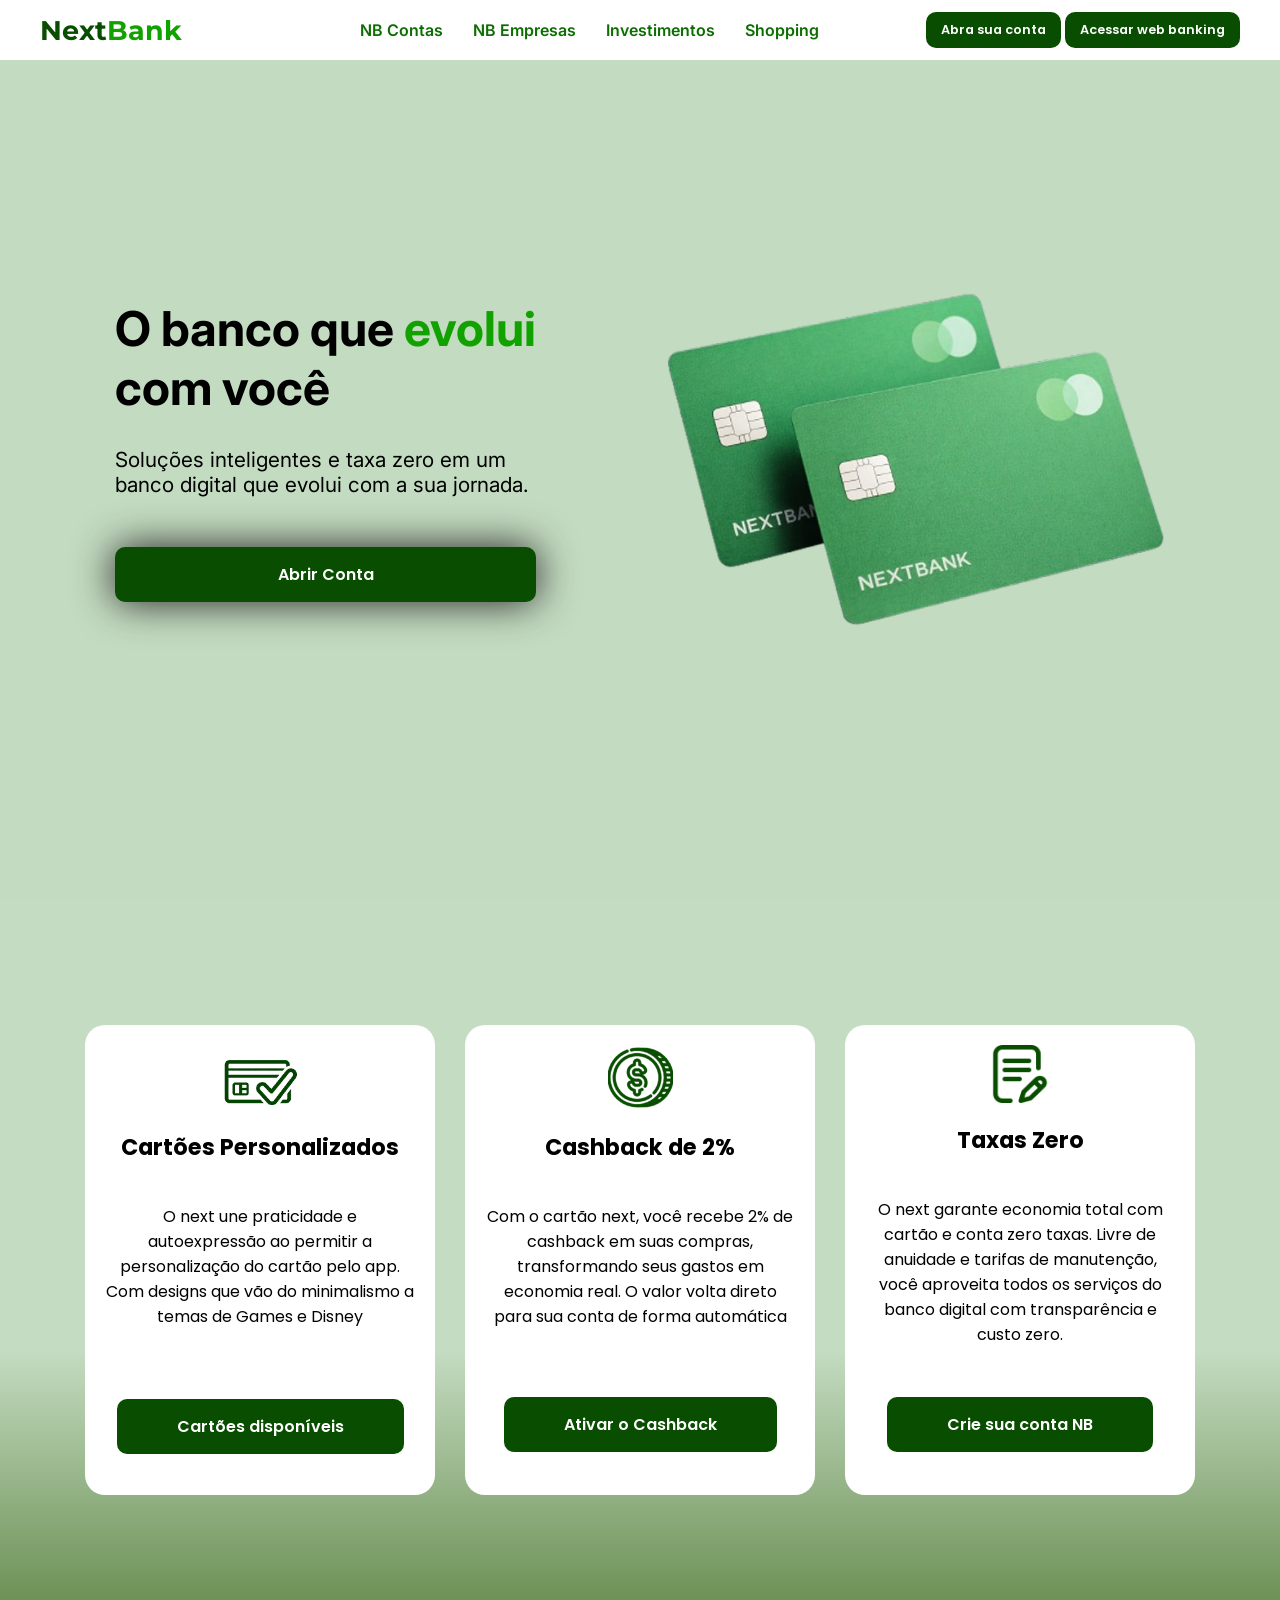
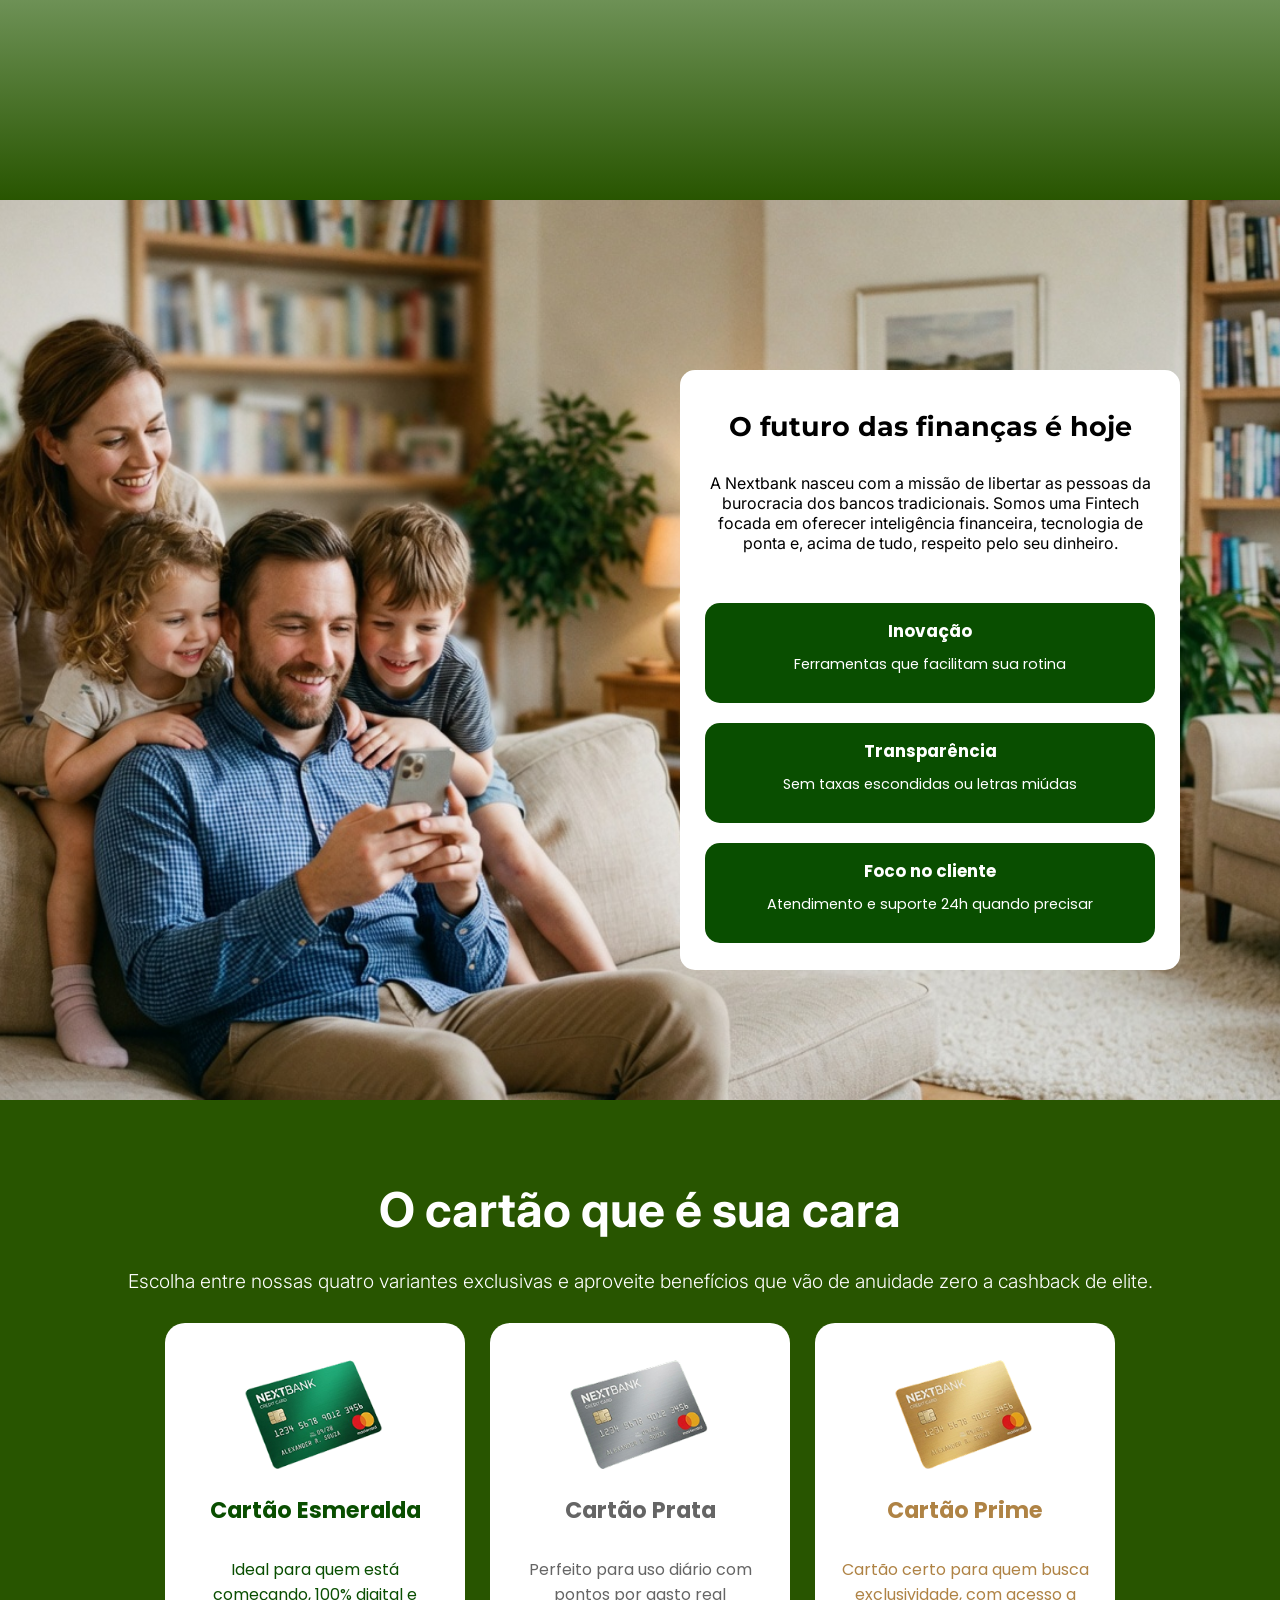
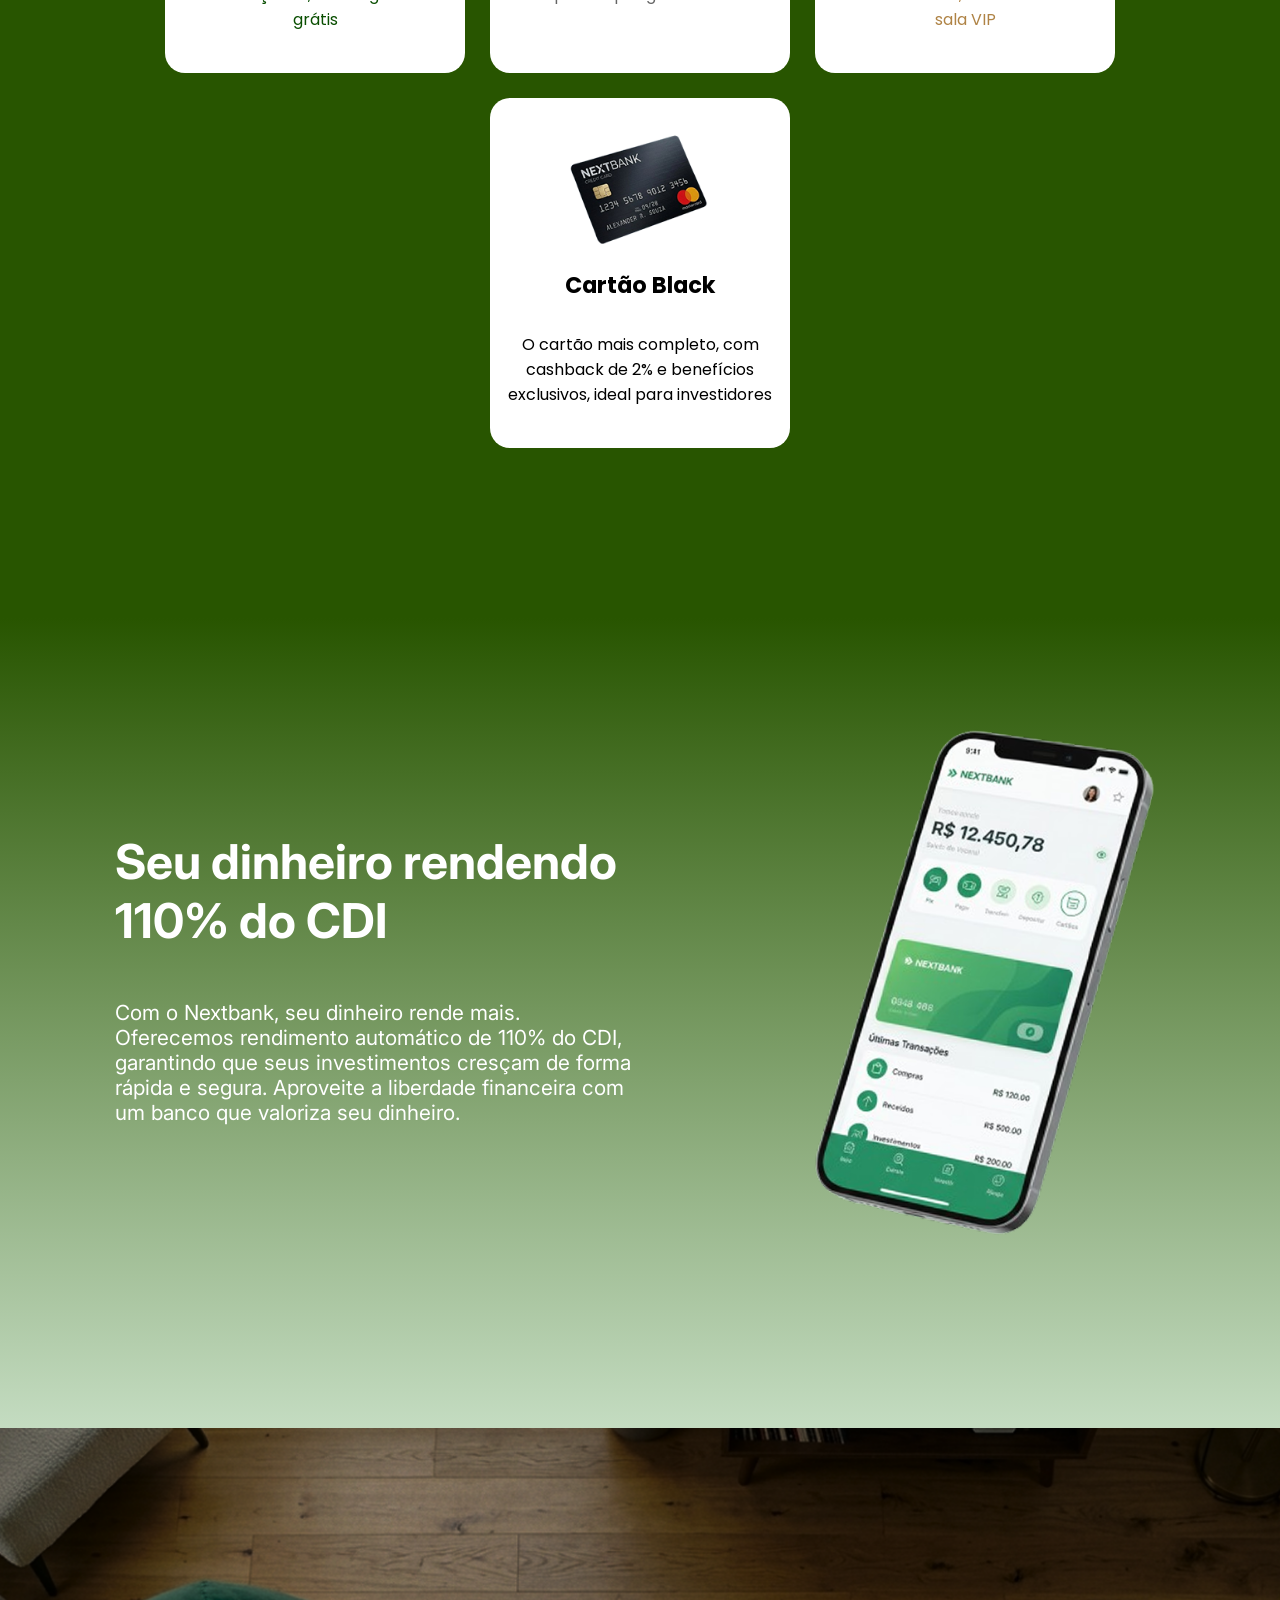
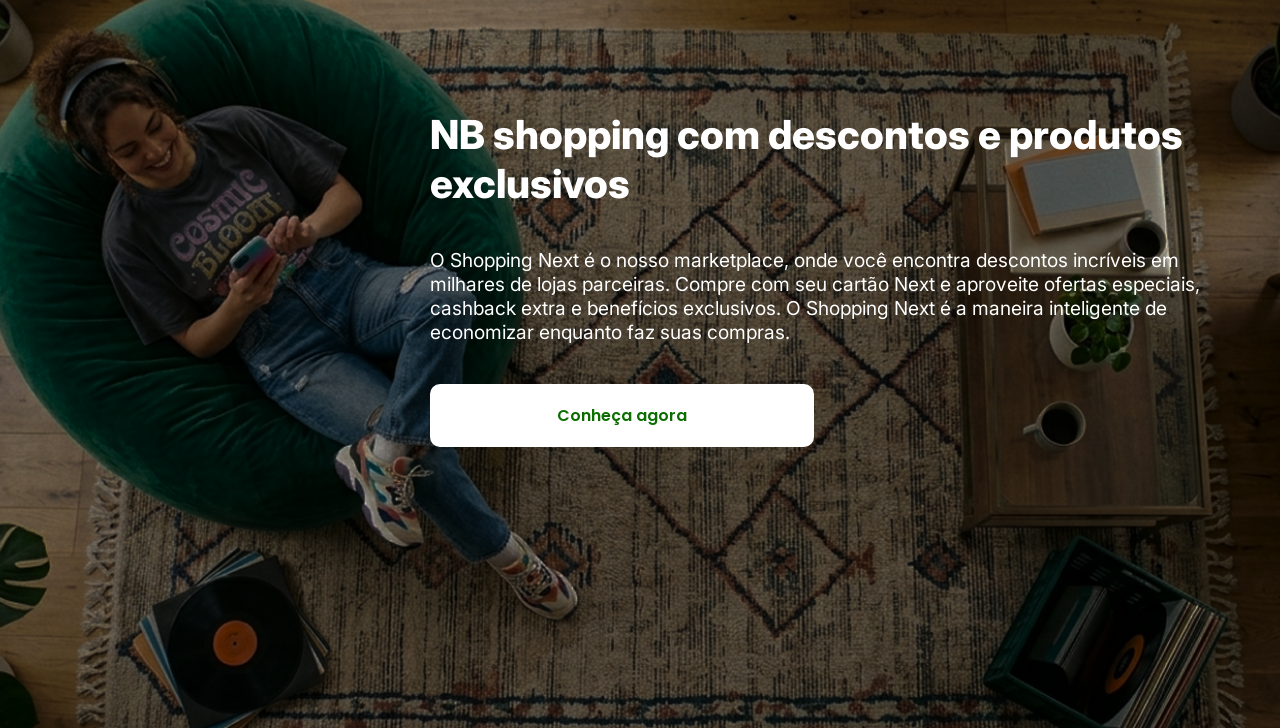
<file: index.html>
<!doctype html>
<html lang="en">
  <head>
    <meta charset="UTF-8" />
    <meta name="viewport" content="width=device-width, initial-scale=1.0" />
    <title>NextBank</title>
    <link rel="stylesheet" href="assets/styles/landingpage.css">
    <link rel="stylesheet" href="assets/styles/global.css">
    <script defer src="assets/js/landingpage.js"></script>
  </head>
  <body>
    <header id="menu">
      <div class="logo_banco">
        <h1 class="logo-header">Next<span class="color">Bank</span></h1>
      </div>

      <nav id="nav_links">
        <ul class="list_links">
          <li class="links_dersktop"><a href="#">NB Contas</a></li>
          <li class="links_dersktop"><a href="#">NB Empresas</a></li>
          <li class="links_dersktop"><a href="#">Investimentos</a></li>
          <li class="links_dersktop"><a href="#">Shopping</a></li>
        </ul>

        <div class="btn_menu_mobile">
          <img
            src="assets/img/menu-mobile(hamburguer).png"
            alt="imagem do menu mobile"
          />
        </div>
      </nav>

      <div class="btn_header">
        <button>Abra sua conta</button>
        <button>Acessar web banking</button>
      </div>

      <div class="mobile_menu">
        <ul id="mobile_list_links">
          <img class="close-menu" src="assets/img/fechar-menu-img.png" alt="fechar menu mobile">
          <li class="links_mobile"><a href="#">NB Contas</a></li>
          <li class="links_mobile"><a href="#">NB Empresas</a></li>
          <li class="links_mobile"><a href="#">Investimentos</a></li>
          <li class="links_mobile"><a href="#">Shopping</a></li>
          <li class="links_mobile"><a href="#">Abrir conta</a></li>
          <li class="links_mobile"><a href="#">Web banking</a></li>
        </ul>
      </div>
    </header>

    <main id="main-next">
      <div class="content-main">
        <h1 class="tittle-main">
          O banco que <span class="color">evolui</span> com você
        </h1>

        <p class="paragraph-main">
          Soluções inteligentes e taxa zero em um banco digital
          que evolui com a sua jornada.
        </p>

        <button class="button-main">
          Abrir Conta
        </button>
      </div>

      <div class="img-main">
        <img class="img-cartao" src="assets/img/img-cartao.png" alt="imagem do cartão nextbank">
      </div>
    </main>

    <section id="vantagens-cards">

      <div class="cards-vantagens">
        <div class="card">
          <img class="img-icon-cartao" src="assets/img/icon-cartao.png" alt="ícone do cartão">
          <h2 class="tittle-card">
            Cartões Personalizados
          </h2>
          <p class="paragraph-card">
            O next une praticidade e autoexpressão ao permitir a personalização do cartão pelo app. Com designs
            que vão do minimalismo a temas de Games e Disney
          </p>
          <button class="btn-card1">
            Cartões disponíveis
          </button>
        </div>
        <div class="card">
          <img class="img-icon-cash" src="assets/img/icon-cash.png" alt="ícone de investimentos">
          <h2 class="tittle-card">
            Cashback de 2%
          </h2>
          <p class="paragraph-card">
            Com o cartão next, você recebe 2% de cashback em suas compras, transformando seus gastos em economia real.
            O valor volta direto para sua conta de forma automática
          </p>
          <button class="btn-card2">
            Ativar o Cashback
          </button>
        </div>
        <div class="card">
          <img class="img-icon-taxa" src="assets/img/icon-taxa.png" alt="ícone de taxas">
          <h2 class="tittle-card">
            Taxas Zero
          </h2>
          <p class="paragraph-card">
            O next garante economia total com cartão e conta zero taxas. Livre de anuidade e tarifas de manutenção,
            você aproveita todos os serviços do banco digital com transparência e custo zero.
          </p>
          <button class="btn-card3">
            Crie sua conta NB
          </button>
        </div>
      </div>

    </section>

    <section id="about-next">

      <div class="content-next">
        <h2 class="tittle-about-next">
          O futuro das finanças é hoje
        </h1>

        <p class="paragraph-about-next">
          A Nextbank nasceu com a missão de libertar as pessoas da burocracia dos bancos tradicionais. Somos uma Fintech
          focada em oferecer inteligência financeira, tecnologia de ponta e, acima de tudo, respeito pelo seu dinheiro.
        </p>

        <div class="cards-about-next">
          <div class="card-about">
            <h3>Inovação</h3>
            <p>Ferramentas que facilitam sua rotina</p>
          </div>
          <div class="card-about">
            <h3>Transparência</h3>
            <p>Sem taxas escondidas ou letras miúdas</p>
        </div>
          <div class="card-about">
            <h3>Foco no cliente</h3>
            <p>Atendimento e suporte 24h quando precisar</p>
          </div>
      </div>

    </section>

    <section id="cards-next">

        <div class="content-cards-next">
          <h2 class="tittle-cards-next">
            O cartão que é sua cara
          </h2>
  
          <p class="paragraph-cards-next">
            Escolha entre nossas quatro variantes exclusivas e
            aproveite benefícios que vão de anuidade zero a cashback de elite.
          </p>
        </div>

        <div class="cards-cartoes-next">
          <div class="cartao">
            <img class="img-cartao1" src="assets/img/cartão-esmeralda.png" alt="imagem do cartão next">
            <h3 class="tittle-cartao1">Cartão Esmeralda</h3>
            <p class="paragraph-cartao1">Ideal para quem está começando, 100% digital e grátis</p>
          </div>
          <div class="cartao">
            <img class="img-cartao2" src="assets/img/cartao-prata.png" alt="imagem do cartão next">
            <h3 class="tittle-cartao2">Cartão Prata</h3>
            <p class="paragraph-cartao2">Perfeito para uso diário com pontos por gasto real</p>
          </div>
          <div class="cartao">
            <img class="img-cartao3" src="assets/img/cartao-dourado.png" alt="imagem do cartão next">
            <h3 class="tittle-cartao3">Cartão Prime</h3>
            <p class="paragraph-cartao3">Cartão certo para quem busca exclusividade, com acesso a sala VIP</p>
          </div>
          <div class="cartao">
            <img class="img-cartao4" src="assets/img/cartao-black.png" alt="imagem do cartão next">
            <h3 class="tittle-cartao4">Cartão Black</h3>
            <p class="paragraph-cartao4">O cartão mais completo, com cashback de 2% e benefícios exclusivos, ideal para investidores</p>
          </div>
        </div>

    </section>

    <section id="rendimento">
      <div class="content-rendimento">
        <h2 class="tittle-rendimento">
          Seu dinheiro rendendo 110% do CDI
        </h2>
        <p class="paragraph-rendimento">
          Com o Nextbank, seu dinheiro rende mais. Oferecemos rendimento automático de 110% do CDI, garantindo que seus
          investimentos cresçam de forma rápida e segura. Aproveite a liberdade financeira com um banco que valoriza seu dinheiro.
        </p>
      </div>

      <div class="img-rendimento">
        <img class="img-telefone" src="assets/img/img-telefone.png" alt="imagem do telefone com o app do nextbank">
      </div>

    </section>

    <section id="shopping-next">
      <div class="content-shopping">
        <h2 class="tittle-shopping">
          NB shopping com descontos e produtos exclusivos
        </h2>
        <p class="paragraph-shopping">
          O Shopping Next é o nosso marketplace, onde você encontra descontos incríveis em milhares
          de lojas parceiras. Compre com seu cartão Next e aproveite ofertas especiais, cashback extra e benefícios exclusivos.
          O Shopping Next é a maneira inteligente de economizar enquanto faz suas compras.
        </p>
        <button class="btn-shopping-next">
          Conheça agora
        </button>
      </div>
    </section>



    </footer>
  </body>
</html>
</file>
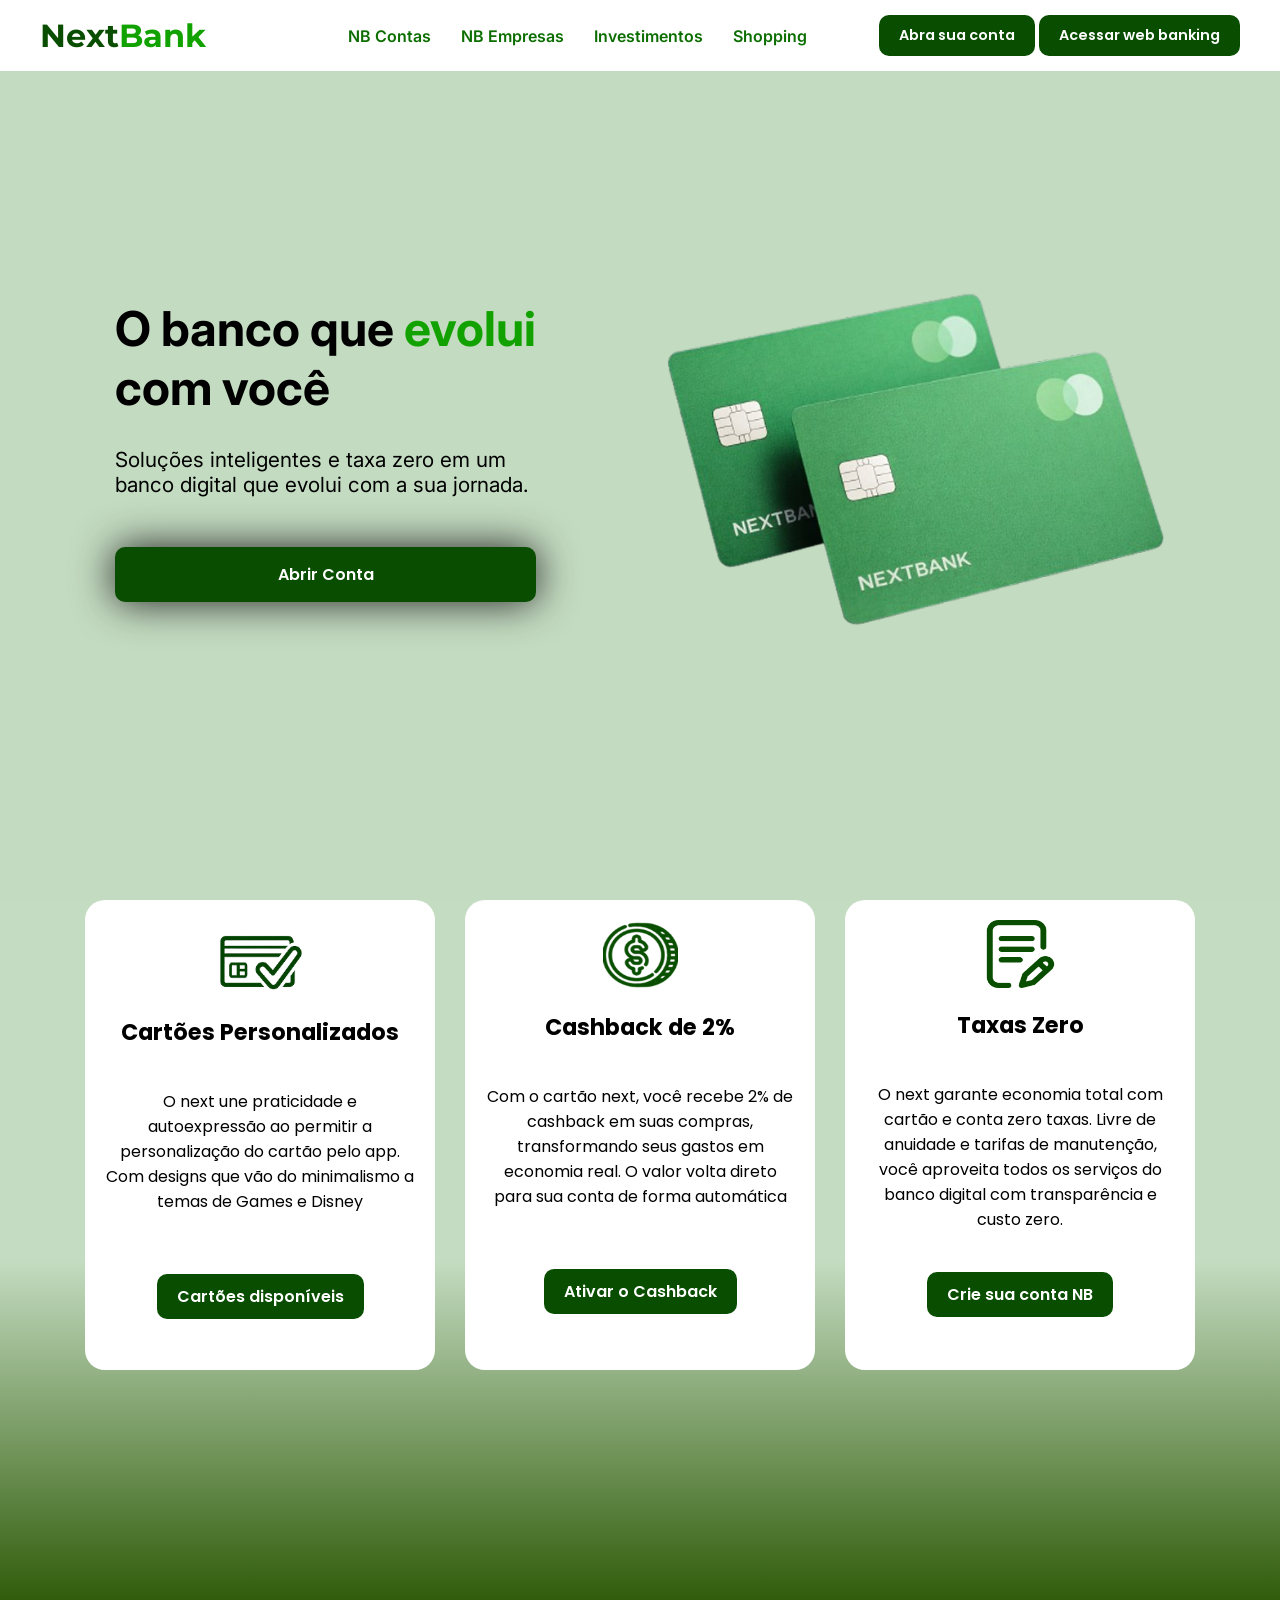
<file: tela-principal/index.html>
<!doctype html>
<html lang="en">
  <head>
    <meta charset="UTF-8" />
    <meta name="viewport" content="width=device-width, initial-scale=1.0" />
    <title>NextBank</title>
    <link rel="stylesheet" href="styles/style.css" />
    <script defer src="script.js"></script>
  </head>
  <body>
    <header id="menu">
      <div class="logo_banco">
        <h1 class="logo-header">Next<span class="color">Bank</span></h1>
      </div>

      <nav id="nav_links">
        <ul class="list_links">
          <li class="links_dersktop"><a href="#">NB Contas</a></li>
          <li class="links_dersktop"><a href="#">NB Empresas</a></li>
          <li class="links_dersktop"><a href="#">Investimentos</a></li>
          <li class="links_dersktop"><a href="#">Shopping</a></li>
        </ul>

        <div class="btn_menu_mobile">
          <img
            src="img/menu-mobile(hamburguer).png"
            alt="imagem do menu mobile"
          />
        </div>
      </nav>

      <div class="btn_header">
        <button>Abra sua conta</button>
        <button>Acessar web banking</button>
      </div>

      <div class="mobile_menu">
        <ul id="mobile_list_links">
          <img class="close-menu" src="img/fechar-menu-img.png" alt="fechar menu mobile">
          <li class="links_mobile"><a href="#">NB Contas</a></li>
          <li class="links_mobile"><a href="#">NB Empresas</a></li>
          <li class="links_mobile"><a href="#">Investimentos</a></li>
          <li class="links_mobile"><a href="#">Shopping</a></li>
          <li class="links_mobile"><a href="#">Abrir conta</a></li>
          <li class="links_mobile"><a href="#">Web banking</a></li>
        </ul>
      </div>
    </header>

    <main id="main-next">
      <div class="content-main">
        <h1 class="tittle-main">
          O banco que <span class="color">evolui</span> com você
        </h1>

        <p class="paragraph-main">
          Soluções inteligentes e taxa zero em um banco digital
          que evolui com a sua jornada.
        </p>

        <button class="button-main">
          Abrir Conta
        </button>
      </div>

      <div class="img-main">
        <img class="img-cartao" src="img/img-cartao.png" alt="imagem do cartão nextbank">
      </div>
    </main>

    <section id="vantagens-cards">

      <div class="cards-vantagens">
        <div class="card">
          <img class="img-icon-cartao" src="img/icon-cartao.png" alt="ícone do cartão">
          <h2 class="tittle-card">
            Cartões Personalizados
          </h2>
          <p class="paragraph-card">
            O next une praticidade e autoexpressão ao permitir a personalização do cartão pelo app. Com designs
            que vão do minimalismo a temas de Games e Disney
          </p>
          <button class="btn-card1">
            Cartões disponíveis
          </button>
        </div>
        <div class="card">
          <img class="img-icon-cash" src="img/icon-cash.png" alt="ícone de investimentos">
          <h2 class="tittle-card">
            Cashback de 2%
          </h2>
          <p class="paragraph-card">
            Com o cartão next, você recebe 2% de cashback em suas compras, transformando seus gastos em economia real.
            O valor volta direto para sua conta de forma automática
          </p>
          <button class="btn-card2">
            Ativar o Cashback
          </button>
        </div>
        <div class="card">
          <img class="img-icon-taxa" src="img/icon-taxa.png" alt="ícone de taxas">
          <h2 class="tittle-card">
            Taxas Zero
          </h2>
          <p class="paragraph-card">
            O next garante economia total com cartão e conta zero taxas. Livre de anuidade e tarifas de manutenção,
            você aproveita todos os serviços do banco digital com transparência e custo zero.
          </p>
          <button class="btn-card3">
            Crie sua conta NB
          </button>
        </div>
      </div>

    </section>
  </body>
</html>
</file>
<file: assets/styles/landingpage.css>
/* --------------estilização do menu---------------- */

#menu {
  width: 100vw;
  display: flex;
  align-items: center;
  justify-content: space-between;
  padding: 12px 40px;
  background-color: #fff;
  position: fixed;
  top: 0;
  z-index: 999;
}

.logo-header {
  font-family: "Montserrat", sans-serif;
  font-size: 1.7rem;
  font-weight: 700;
  color: #094e00;
}

.color {
  color: #12a200;
}

.list_links {
  display: flex;
  gap: 30px;
  margin-left: 70px;
}

.links_dersktop,
.links_mobile {
  list-style: none;
}

.list_links a {
  text-decoration: none;
  color: #0c6e00;
  font-family: "Inter", sans-serif;
  font-size: 1rem;
  font-weight: 600;
}

.btn_header button {
  padding: 9px 15px;
  border: none;
  border-radius: 10px;
  background-color: #094e00;
  color: #fff;
  font-family: "Poppins", sans-serif;
  font-size: 0.8rem;
  font-weight: 600;
  cursor: pointer;
}

.btn_menu_mobile,
.mobile_menu {
  display: none;
}

@media screen and (max-width: 1130px) {
  #menu {
    padding: 0;
    padding: 15px 25px;
  }

  .logo-header {
    font-size: 1.5rem;
  }

  .list_links {
    margin: 0;
    margin-left: 45px;
  }

  .list_links a {
    font-size: 0.9rem;
  }

  .btn_header button {
    padding: 8px 10px;
    font-size: 0.75rem;
  }
}

@media screen and (max-width: 920px) {
  .list_links {
    display: none;
  }

  .btn_header {
    display: none;
  }

  .btn_menu_mobile {
    display: block;
    background-color: transparent;
    border: none;
    cursor: pointer;
  }

  .mobile_menu {
    display: flex;
    flex-direction: column;
    align-items: center;
    position: absolute;
    width: 30vw;
    height: 100vh;
    top: 0px;
    right: -100%;
    transition: 0.3s ease;
    background-color: #fff;
    justify-content: center;
  }

  .mobile_menu.active {
    right: 0;
  }

  #mobile_list_links {
    display: flex;
    flex-direction: column;
    gap: 60px;
  }

  .links_mobile a {
    text-decoration: none;
    color: #0c6e00;
    font-family: "Inter", sans-serif;
    font-size: 1.2rem;
    font-weight: 600;
  }

  .close-menu {
    position: absolute;
    top: 20px;
    right: 20px;
    width: 25px;
    height: 25px;
    cursor: pointer;
  }
}

@media screen and (max-width: 500px) {

  #menu {
    padding: 0;
    padding: 0;
    padding: 5px 20px;
  }

  .logo-header {
    font-size: 1.2rem;
  }

  .mobile_menu {
    width: 100vw;
    justify-content: center;
  }

  .btn_menu_mobile img {
    width: 30px;
    height: 30px;
    margin-top: 4px;
  }
}

/* ------------estilização da main --------------*/

#main-next {
  width: 100vw;
  height: 100vh;
  display: flex;
  align-items: center;
  justify-content: space-between;
  padding: 0px 100px 0px 9vw;
  background-color: #C3DBC0;
  position: relative;
}

.content-main {
  display: flex;
  flex-direction: column;
  gap: 30px;
}

.tittle-main {
  width: 421px;
  font-family: "Inter", sans-serif;
  font-size: 3rem;
  font-weight: 700;
  color: #000;
}

.paragraph-main {
  width: 421px;
  font-family: "Inter", sans-serif;
  font-size: 1.3rem;
  font-weight: 400;
  color: #000;
}

.button-main {
  padding: 15px 30px;
  border: none;
  border-radius: 10px;
  box-shadow: 0px 0px 40px #202020;
  background-color: #094e00;
  color: #fff;
  font-family: "Poppins", sans-serif;
  font-size: 1rem;
  font-weight: 600;
  margin-top: 20px;
  cursor: pointer;
  transition: 0.3s;
}

.button-main:hover {
  transform: scale(1.1);
  background-color: #0c6e00;
}

.img-cartao {
  width: 530px;
  height: 380px;
  margin-top: 30px;
}

@media screen and (max-width: 1130px) {
  #main-next {
    flex-direction: column-reverse;
    padding: 0;
    padding: 0px 30px 100px 30px;
  }

  .content-main {
    gap: 30px;
    text-align: center;
  }

  .tittle-main {
    width: 100%;
    font-size: 2.5rem;
  }

  .paragraph-main {
    width: 100%;
    font-size: 1rem;
  }

  .img-main {
    margin-top: 300px;
  }

  .img-cartao {
    width: 350px;
    height: 240px;
  }
}

@media screen and (max-width: 500px) {

  #main-next {
    display: flex;
    gap: 30px;
    padding: 0;
    padding: 0px 30px 50px 30px;
    height: 90vh;
  }

  .content-main {
    gap: 30px;
    text-align: center;
    margin-top: 30px;
  }

  .tittle-main {
    width: 100%;
    font-size: 2rem;
  }

  .img-cartao {
    width: 250px;
    height: 150px;
  }

}

/* --------------estilização da seção vantagens---------------- */

#vantagens-cards {
  width: 100vw;
  height: 100vh;
  background: linear-gradient(to bottom, #C4DCC1 50%, #285500);
  padding-bottom: 20vh;
}

.cards-vantagens {
  display: flex;
  gap: 30px;
  width: 100%;
  height: 100%;
  justify-content: center;
  align-items: center;
}

.card {
  display: flex;
  flex-direction: column;
  align-items: center;
  width: 350px;
  height: 470px;
  background-color: #fff;
  border-radius: 20px;
  padding: 20px;
  text-align: center;
}

.img-icon-cartao {
  width: 80px;
  height: 55px;
  margin-top: 10px;
}

.img-icon-cash {
  width: 65px;
  height: 65px;
}

.img-icon-taxa {
  width: 60px;
  height: 58px;
}

.tittle-card {
  font-family: "Poppins", sans-serif;
  font-size: 1.4rem;
  font-weight: 700;
  margin-top: 20px;
}

.paragraph-card {
  font-family: "Poppins", sans-serif;
  font-size: 1rem;
  font-weight: 400;
  color: #000;
  margin-top: 40px;
}

.btn-card1,
.btn-card2,
.btn-card3 {
  padding: 15px 60px;
  border: none;
  border-radius: 10px;
  background-color: #094e00;
  color: #fff;
  font-family: "Poppins", sans-serif;
  font-size: 1rem;
  font-weight: 600;
  cursor: pointer;
  transition: 0.3s;
}

.btn-card1:hover,
.btn-card2:hover,
.btn-card3:hover {
  transform: scale(1.1);
  background-color: #0c6e00;
}

.btn-card1 {
  margin-top: 70px;
}

.btn-card2 {
  margin-top: 68px;
}

.btn-card3 {
  margin-top: 50px;
}

@media screen and (max-width: 1130px) {
  #vantagens-cards {
    height: auto;
    padding: 80px 30px;
  }

  .card {
    padding: 0;
    padding: 10px;
    width: 250px;
    height: 400px;
  }

  .img-icon-cartao {
    width: 70px;
    height: 50px;
    margin: 0;
    margin-top: 10px;
  }

  .img-icon-cash {
    width: 60px;
    height: 60px;
  }

  .img-icon-taxa {
    width: 60px;
    height: 60px;
  }

  .tittle-card {
    font-size: 1.1rem;
    margin-top: 10px;
  }

  .paragraph-card {
    font-size: 0.9rem;
    margin-top: 30px;
  }

  .btn-card1,
  .btn-card2,
  .btn-card3 {
    padding: 8px 16px;
    font-size: 0.9rem;
  }
}

@media screen and (max-width: 780px) {
  #vantagens-cards {
    height: auto;
    padding: 80px 30px;
  }

  .cards-vantagens {
    flex-direction: column;
    gap: 30px;
    align-items: center;
  }

  .card {
    padding: 0;
    padding: 10px;
    width: 300px;
    height: 400px;
  }

  .img-icon-cartao {
    width: 50px;
    height: 50px;
    margin-top: 10px;
  }

  .img-icon-cash {
    width: 50px;
    height: 50px;
    margin-top: 10px;
  }

  .img-icon-taxa {
    width: 50px;
    height: 50px;
    margin-top: 10px;
  }
}

@media screen and (max-width: 500px) {
  #vantagens-cards {
    height: auto;
    padding: 80px 30px;
  }

  .cards-vantagens {
    flex-direction: column;
    gap: 30px;
    align-items: center;
  }

  .card {
    padding: 0;
    padding: 10px;
    width: 280px;
    height: 400px;
  }

  .img-icon-cartao {
    width: 50px;
    height: 50px;
    margin-top: 10px;
  }

  .img-icon-cash {
    width: 50px;
    height: 50px;
    margin-top: 10px;
  }

  .img-icon-taxa {
    width: 50px;
    height: 50px;
    margin-top: 10px;
  }

  .paragraph-card {
    width: 200px;
    font-size: 0.8rem;
    margin-top: 30px;
  }
}

/* --------------estilização da seção sobre---------------- */

#about-next {
  width: 100vw;
  height: 100vh;
  background: url(../img/img-about.jpg);
  background-size: cover;
  background-position: center;
  display: flex;
  justify-content: end;
  align-items: center;
  padding: 40px 100px 0px 0px;
}

.content-next {
  width: 500px;
  height: 600px;
  background-color: #fff;
  padding: 10px;
  display: flex;
  flex-direction: column;
  align-items: center;
  gap: 30px;
  border-radius: 15px;
}

.tittle-about-next {
  font-family: "Montserrat", sans-serif;
  font-size: 1.7rem;
  font-weight: 700;
  color: #000;
  margin-top: 30px;
}

.paragraph-about-next {
  width: 450px;
  font-family: "Inter", sans-serif;
  font-size: 1rem;
  font-weight: 400;
  color: #000;
  text-align: center;
}

.cards-about-next {
  display: flex;
  flex-direction: column;
  align-items: center;
  justify-content: center;
  gap: 20px;
  margin-top: 20px;
}

.card-about {
  width: 450px;
  height: 100px;
  background-color: #094e00;
  border-radius: 15px;
  display: flex;
  flex-direction: column;
  align-items: center;
  gap: 10px;
  color: #fff;
  font-family: "Poppins", sans-serif;
  font-size: 0.9rem;
  text-align: center;
  padding: 15px;
  transition: 0.3s ease;
}

.card-about:hover {
  background-color: #0c6e00;
}

@media screen and (max-width: 920px) {
  #about-next {
    height: auto;
    padding: 180px 30px 100px 30px;
    justify-content: center;
  }

  .content-next {
    width: 100%;
    height: auto;
    padding: 30px;
    gap: 20px;
  }

  .tittle-about-next {
    font-size: 1.5rem;
    margin-top: 20px;
    text-align: center;
  }

  .paragraph-about-next {
    width: 100%;
    font-size: 0.9rem;
  }

  .card-about {
    width: 100%;
    height: auto;
    font-size: 0.8rem;
  }
}

/* --------------estilização da seção cartões---------------- */

#cards-next {
  width: 100vw;
  height: 100vh;
  background-color: #285500;
  display: flex;
  flex-direction: column;
  justify-content: center;
  gap: 30px;
}

.content-cards-next {
  display: flex;
  gap: 30px;
  flex-direction: column;
}

.tittle-cards-next {
  font-family: "Inter", sans-serif;
  font-size: 3rem;
  font-weight: 700;
  color: #fff;
  text-align: center;
}

.paragraph-cards-next {
  font-family: "Inter", sans-serif;
  font-size: 1.2rem;
  font-weight: 300;
  color: #fff;
  text-align: center;
}

.cards-cartoes-next {
  display: flex;
  justify-content: center;
  gap: 25px;
}

.cartao {
  width: 300px;
  height: 350px;
  background-color: #fff;
  border-radius: 20px;
  display: flex;
  flex-direction: column;
  align-items: center;
  padding: 10px;
  text-align: center;
  gap: 10px;
  transition: 0.3s ease;
  cursor: pointer;
}

.cartao:hover {
  transform: scale(1.1);
}

.img-cartao1,
.img-cartao2,
.img-cartao3,
.img-cartao4 {
  width: 150px;
  height: 120px;
  margin-top: 20px;
}

.tittle-cartao1,
.tittle-cartao2,
.tittle-cartao3,
.tittle-cartao4 {
  font-family: "Poppins", sans-serif;
  font-size: 1.4rem;
  font-weight: 700;
  margin-top: 10px;
}

.paragraph-cartao1,
.paragraph-cartao2,
.paragraph-cartao3,
.paragraph-cartao4 {
  font-family: "Poppins", sans-serif;
  font-size: 1rem;
  font-weight: 400;
  margin-top: 20px;
}

.tittle-cartao1 {
  color: #094E00;
}

.paragraph-cartao1 {
  width: 250px;
  color: #094E00;
}

.tittle-cartao2 {
  color: #656565;
}

.paragraph-cartao2 {
  color: #656565;
}

.tittle-cartao3 {
  color: #AF8345;
}

.paragraph-cartao3 {
  width: 250px;
  color: #AF8345;
}

@media screen and (max-width: 1350px) {
  #cards-next {
    height: auto;
    padding: 80px 30px;
  }

  .cards-cartoes-next {
    flex-wrap: wrap;
    justify-content: center;
  }
}

/* --------------estilização da seção rendimento---------------- */

#rendimento {
  width: 100vw;
  height: 100vh;
  background: linear-gradient(to bottom, #285500 10%, #C4DCC1);
  display: flex;
  align-items: center;
  justify-content: space-between;
  padding: 0px 100px 0px 9vw;
}

.content-rendimento {
  display: flex;
  flex-direction: column;
  gap: 50px;
}

.tittle-rendimento {
  width: 521px;
  font-family: "Inter", sans-serif;
  font-size: 3rem;
  font-weight: 700;
  color: #fff;
}

.paragraph-rendimento {
  width: 521px;
  font-family: "Inter", sans-serif;
  font-size: 1.3rem;
  font-weight: 400;
  color: #fff;
}

.img-telefone {
  width: 390px;
  height: 580px;
}

@media screen and (max-width: 1130px) {
  #rendimento {
    flex-direction: column-reverse;
    padding: 80px 30px;
    height: auto;
  }

  .content-rendimento {
    gap: 30px;
    text-align: center;
    align-items: center;
  }

  .tittle-rendimento {
    width: 100%;
    font-size: 2.5rem;
    color: #000;
  }

  .paragraph-rendimento {
    width: 100%;
    font-size: 1rem;
    color: #000;
  }

  .img-telefone {
    width: 300px;
    height: 450px;
    margin-bottom: 40px;
  }
}

@media screen and (max-width: 500px) {
  #rendimento {
    flex-direction: column-reverse;
    padding: 80px 30px;
    height: auto;
  }

  .content-rendimento {
    gap: 30px;
    text-align: center;
    align-items: center;
  }

  .tittle-rendimento {
    width: 100%;
    font-size: 2rem;
  }

  .img-telefone {
    width: 250px;
    height: 350px;
  }
}

/* --------------estilização da seção de shopping---------------- */

#shopping-next {
  display: flex;
  flex-direction: column;
  align-items: end;
  justify-content: center;
  width: 100vw;
  height: 100vh;
  background: url(../img/img-nbshopping.png);
  background-size: cover;
  background-position: center;
  padding: 0px 50px 0px 0px;
}

.content-shopping {
  width: 800px;
  height: 400px;
  display: flex;
  flex-direction: column;
  justify-content: center;
  gap: 40px;
}

.tittle-shopping {
  font-family: "Inter", sans-serif;
  font-size: 2.5rem;
  font-weight: 800;
  color: #fff;
}

.paragraph-shopping {
  font-family: "Inter", sans-serif;
  font-size: 1.2rem;
  font-weight: 400;
  color: #fff;
}

.btn-shopping-next {
  width: 30vw;
  height: 7vh;
  border: none;
  border-radius: 10px;
  background-color: #fff;
  color: #0c6e00;
  font-family: "Poppins", sans-serif;
  font-size: 1rem;
  font-weight: 600;
  cursor: pointer;
  transition: 0.3s ease;
}

.btn-shopping-next:hover {
  background-color: #0c6e00;
  color: #fff;
}

@media screen and (max-width: 1130px) {
  #shopping-next {
    align-items: center;
    padding: 0;
    padding: 80px 30px;
    height: auto;
  }

  .content-shopping {
    width: 100%;
    height: auto;
    gap: 20px;
    text-align: center;
    align-items: center;
  }

  .tittle-shopping {
    font-size: 2rem;
  }

  .paragraph-shopping {
    font-size: 1rem;
  }

  .btn-shopping-next {
    width: 50vw;
    height: auto;
    padding: 15px;
    font-size: 0.9rem;
    font-weight: 600;
  }
}
</file>
<file: assets/styles/global.css>
@import url('https://fonts.googleapis.com/css2?family=Inter:ital,opsz,wght@0,14..32,100..900;1,14..32,100..900&family=Montserrat:ital,wght@0,100..900;1,100..900&family=Poppins:ital,wght@0,100;0,200;0,300;0,400;0,500;0,600;0,700;0,800;0,900;1,100;1,200;1,300;1,400;1,500;1,600;1,700;1,800;1,900&display=swap');

* {
    margin: 0;
    padding: 0;
    box-sizing: border-box;
}

body {
    overflow-x: hidden;
}
</file>
<file: tela-principal/styles/style.css>
@import url(global.css);
@import url(menu.css);
@import url(main.css);
@import url(vantagens.css);
</file>
